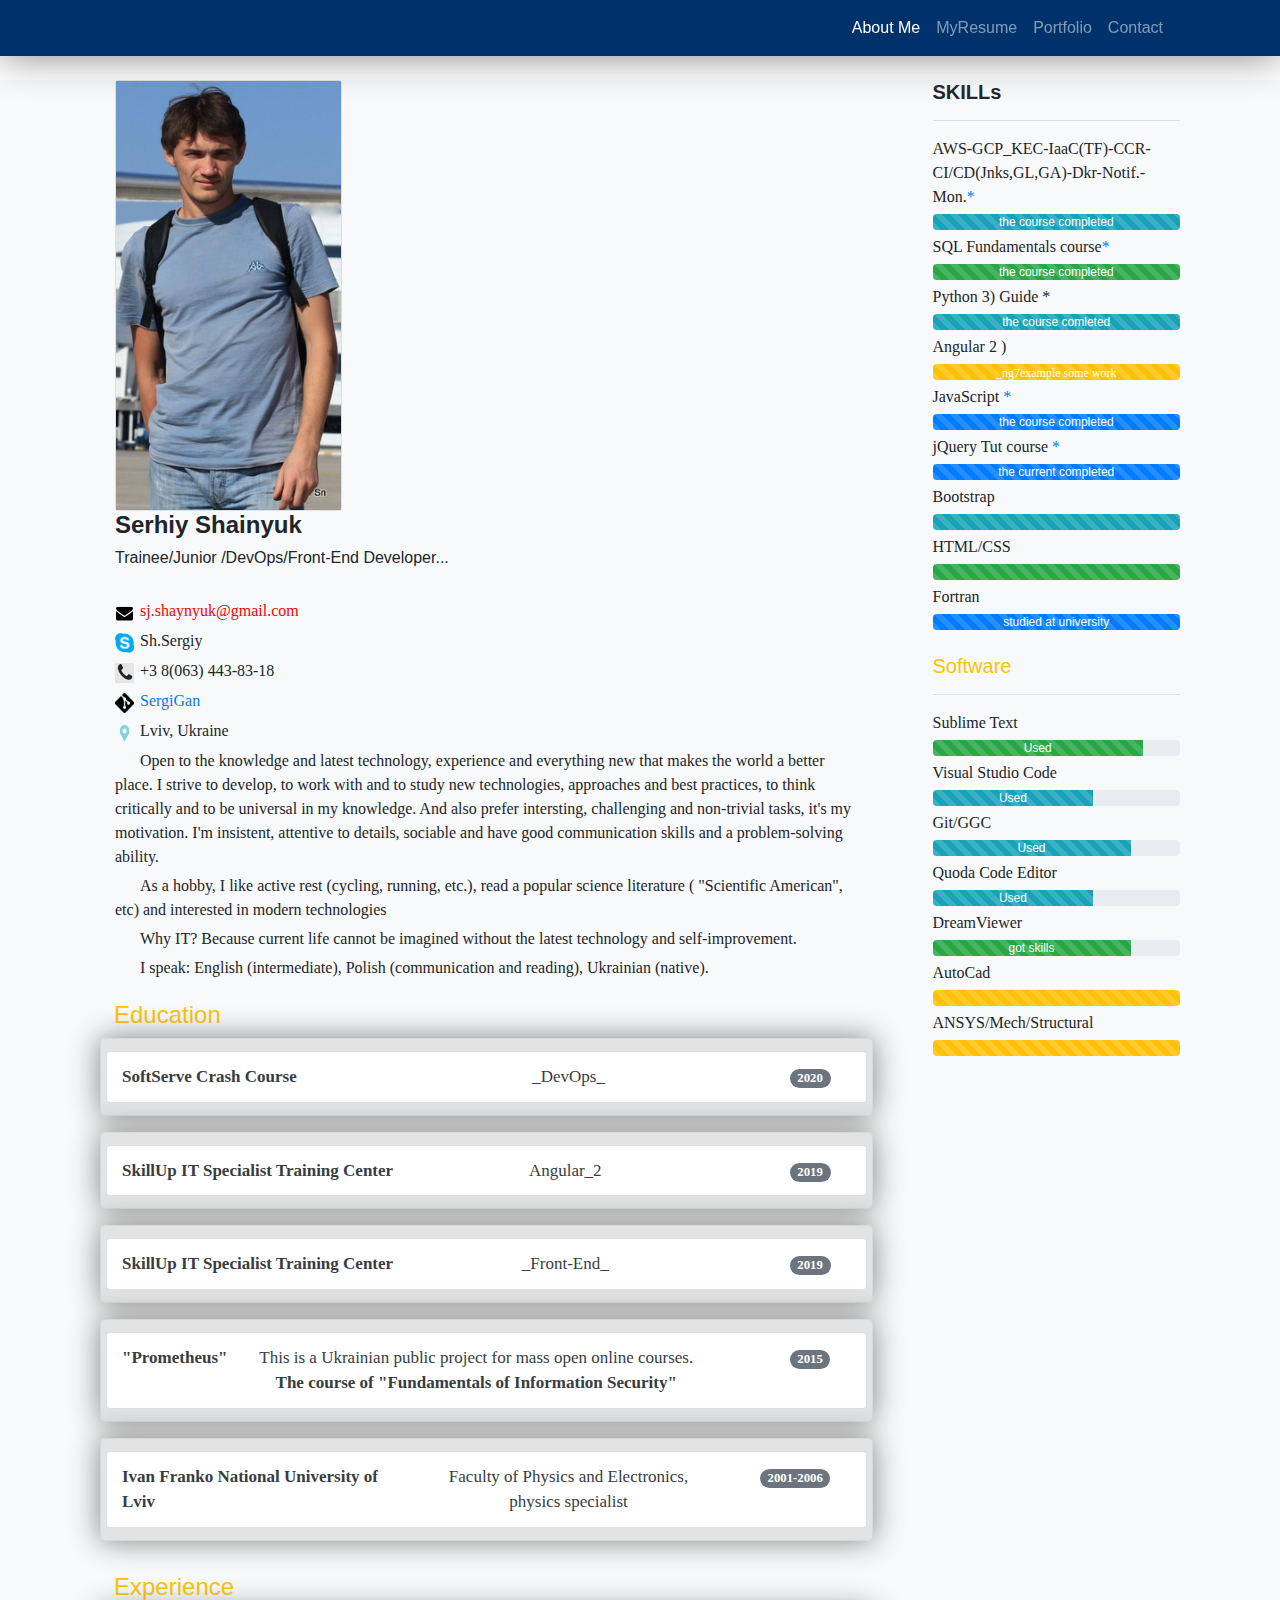
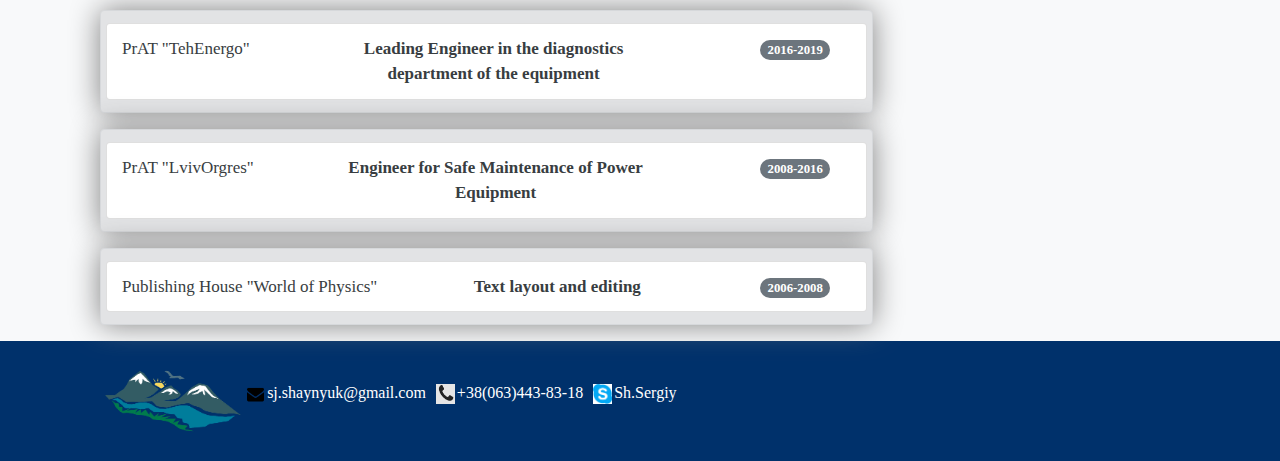
<file: index.html>
<!doctype html>
<html lang="en">
	<head>
		<meta charset="utf-8">
		<meta name="viewport" content="width=device-width, initial-scale=1, shrink-to-fit=no">
		<link rel="stylesheet" href="css/styleCV.css">
		<link rel="stylesheet" href="https://maxcdn.bootstrapcdn.com/bootstrap/4.0.0/css/bootstrap.min.css" integrity="sha384-Gn5384xqQ1aoWXA+058RXPxPg6fy4IWvTNh0E263XmFcJlSAwiGgFAW/dAiS6JXm" crossorigin="anonymous">
		<title>MyCV</title>
	</head>
	<body>
		<!--<nav class="navbar sticky-top navbar-light" style="background-color: #e3f2fd;">-->
		<nav class="navbar sticky-top navbar-expand-lg navbar-fixed-top navbar-dark " role="navigation"> 
			<div class="container">
	  			<div class="navbar-brand ml-3" href="#">&nbsp;</div>
	  				<button class="navbar-toggler" type="button" data-toggle="collapse" data-target="#navbarNavAltMarkup" aria-controls="navbarNavAltMarkup" aria-expanded="false" aria-label="Toggle navigation">
	    		<span class="navbar-toggler-icon"></span>
	 				</button>
	  			<div class="collapse navbar-collapse" id="navbarNavAltMarkup" >
		    		<div class="navbar-nav mr-4 " >
		      			<a class="nav-item nav-link active" href="#">About Me <span class="sr-only">(current)</span></a>
		      			<a class="nav-item nav-link" href="images/CV_Shaynyuk.pdf" download >MyResume</a>
		     			<a class="nav-item nav-link" href="#" title="I'm working on it">Portfolio</a>
		     			<a class="nav-item nav-link " href="#p1">Contact</a>
				    </div>
			  	</div>
			</div>
		</nav>
	
<main class="Home mt-4 bg-light">
			<div class="container">
   <!--end d-flex--><div class="d-flex flex-wrap">
		 <!--contacts--><div class="col-lg-9 col-md-12 col-sm-12">
							<div class="row col-sm-12 ">
									<!--photo-->
									<div class="col-lg-4 col-md-4 col-sm-5 col-xs-4 info " >
										<div class="card " >
											  <img src="images/MyPhoto.jpg" class="img-fluid " alt="Responsive image" > 
										</div>
									</div><!--end photo card-->
								<!--Contacts-->
									<div class="col-12 col-sm-7 col-md-8 col-lg-8 col-xl-12  info" > 
										<h4><b>Serhiy Shainyuk</b></h4>
											<h6>Trainee/Junior /DevOps/Front-End Developer...</h6>
											<br>
											<p style="margin-bottom:6px; color:red"><img class="icon" alt="" src="images/email.png">   sj.shaynyuk@gmail.com </p><!--<i class="fa">&#xf003;</i> don't work-->
											<p style="margin-bottom:6px;"> <img class="icon" alt="" src="images/skype3.png"> Sh.Sergiy</p>
											<p style="margin-bottom:6px;">
												<img class="icon" alt="" src="images/phone.png">   +3 8(063) 443-83-18</p>
											<p style="margin-bottom:6px;"><img class="icon" alt="" src="images/Git-Icon-Black.png"> <a class="animated-hover" href="https://github.com/SergiGan" target="_blank" rel="nofollow noopener">SergiGan</a></p>
											<p style="margin-bottom:6px;"><i class="fas fa-map-marker-alt"><a><img class="icon" alt="" src="images/canvas.png"></a></i>  Lviv, Ukraine</p>
										
										<span ><p id="text">
Open to the knowledge and latest technology, experience and everything new that makes the world a better place. I strive to develop,
 to work with and to study new technologies, approaches and best practices, to think critically and to be universal in my knowledge.

And also prefer intersting, challenging and non-trivial tasks, it's my motivation.  I'm insistent, attentive to details, sociable and have good communication skills and a problem-solving ability.
	<p id="text">As a hobby, I like active rest (cycling, running, etc.), read a popular science literature ( "Scientific American", etc) and interested in modern technologies </p>
		<p id="text">Why IT? Because current life cannot be imagined without the latest technology and self-improvement.</p>
			<p id="text">I speak: English (intermediate), Polish (communication and reading), Ukrainian (native).</p></span>
									</div>
								<!--end column contacts & about_me-->
						<br> 
						<h4 class="text-warning" id="tab">Education</h4>
							<hr><!--start edu-->
								<div class="alert alert-secondary col-12 col-sm-12 col-md-12 col-lg-12 col-xl-12 educate" role="alert">
									<div class="list-group-item d-flex justify-content-between row pl-0">
									     <div class="col-9 col-sm-auto col-md-5 order-md-1 text-left"><b>SoftServe Crash Course</b></div>
									     	<div class="col-3 col-sm-2 col-md-2  order-md-3 text-right"><span class="badge badge-secondary badge-pill">2020</span></div>
									     		<div class="col-12 col-sm-12 col-md-auto order-md-2 text-center">_DevOps_</div>
									</div>
								</div><!--end column education-->
								<div class="alert alert-secondary col-12 educate" role="alert">
									<div class="list-group-item d-flex justify-content-between row pl-0">
									     <div class="col-9 col-md-auto  order-md-1 text-left"><b>SkillUp IT Specialist Training Center</b></div>
									     	<div class="col-3 col-md-2 order-md-3 text-right"><span class="badge badge-secondary badge-pill">2019</span></div>
									     		<div class="col-12 col-md-3 order-md-2 text-center">Angular_2</div>
									</div>
								</div><!--end column education-->
								<div class="alert alert-secondary col-12 educate" role="alert">
									<div class="list-group-item d-flex justify-content-between row pl-0">
										<div class="col-9 col-md-auto  order-md-1 text-left"><b>SkillUp IT Specialist Training Center</b></div>
											<div class="col-3 col-md-2  order-md-3 text-right"><span class="badge badge-secondary badge-pill">2019</span></div>
										<div class="col-12 col-md-3  order-md-2 text-center">_Front-End_</div>
									</div>
								</div><!--end column education-->
								<div class="alert alert-secondary col-12 educate" role="alert">
									<div class="list-group-item d-flex justify-content-between row pl-0">
									     	<div class="col-9 col-md-2 order-md-1 text-left "><b>"Prometheus"</b></div>
									     	<div class="col-3 col-md-2  order-md-3 text-right "><span class="badge badge-secondary badge-pill">2015</span></div>
									     		<div class="col-12 col-md-8  order-md-2 text-center">This is a Ukrainian public project for mass open online courses. <b>The course of "Fundamentals of Information Security"</b></div>
									</div>
								</div><!--end column education-->
								<div class="alert alert-secondary col-12 educate" role="alert">
									<div class="list-group-item d-flex justify-content-between row pl-0">
									  <div class="col-7 col-md-5  order-md-1 text-left"><b>Ivan Franko National University of Lviv</b></div>
									     	<div class="col-5 col-md-2  order-md-3 text-right"><span class="badge badge-secondary badge-pill">2001-2006</span></div>
									     		<div class="col-12 col-md-5  order-md-2 text-center">Faculty of Physics and Electronics, physics specialist</div>
									</div>
								</div><!--end column education-->
									 										
								<h4 class="text-warning" id="tab">Experience</h4>
								<hr>
								<div class="alert alert-secondary col-sm-12  col-md-12 col-xl-12  educate" role="alert"> 
									<div class="list-group-item d-flex justify-content-between row pl-0">
									 	<div class="col-7 col-md-auto  order-md-1 text-left">PrAT "TehEnergo"</div>
									 	<div class="col-5 col-md-2 order-md-3 text-right"><span class="badge badge-secondary badge-pill">2016-2019</span></div>
									 	<div class="col-12 col-md-6 order-md-2 text-center"><b>Leading Engineer in the diagnostics department of the equipment</b></div> 
									</div>
								</div><!--end column 1 experience-->
								<div class="alert alert-secondary col-sm-12 col-xl-12 educate" role="alert">			 	
									<div class="list-group-item d-flex justify-content-between row pl-0">
										<div class="col-7 col-md-auto  order-md-1 text-left">PrAT "LvivOrgres"</div>
										<div class="col-5 col-md-2  order-md-3 text-right"><span class="badge badge-secondary badge-pill">2008-2016</span></div>
											<div class="col-12 col-md-6  order-md-2 text-center"><b>Engineer for Safe Maintenance of Power Equipment</b></div>
									</div>
								</div>
								<div class="alert alert-secondary col-12 educate" role="alert">
									<div class="list-group-item d-flex justify-content-between row pl-0"> <div class="col-md-auto col-7 order-md-1 text-left">Publishing House "World of Physics"</div>
										<div class="col-md-2 col-5 order-md-3 text-right"><span class="badge badge-secondary badge-pill">2006-2008</span></div>
										<div class="col-md-4 col-12 order-md-2 text-center"><b>Text layout and editing</b>
										</div> 
									</div>
								</div><!--end column 2 experience-->
							</div><!--end row-->
 					</div> <!--end contacts  -->
						<!--start skills  app-skills -->
						<div class="col-lg-3 col-md-12 col-sm-12 mb-4" >
								<h5><b>SKILLs</b></h5>
								<hr>	
							<div class="softcard">
									<span><p>AWS-GCP_KEC-IaaC(TF)-CCR-CI/CD(Jnks,GL,GA)-Dkr-Notif.-Mon.<a href="images/Certificate of course SS.pdf" download title="Sertificate of course">*</p></span>
								<div class="progress">
							        	<div class="progress-bar progress-bar-striped progress-bar-animated bg-info active" role="progressbar" aria-valuenow="85" aria-valuemin="0" aria-valuemax="100" style="width: 100%">
							        		<a class="animated-hover" id="L1" href="https://github.com/SerroJa/ChuckNorris-approves" target="_blank" rel="nofollow noopener" title="some results per 2 months.">the course completed</a>
							            		<span class="sr-only">  </span>
							        	</div>
							    	</div>
							</div>
							<div class="softcard">
									<span><p>SQL Fundamentals course<a href="images/cert-1060SQL.pdf" download title="Sertificate of course">*</a></p></span>
								<div class="progress">
							        <div class="progress-bar progress-bar-striped progress-bar-animated bg-success active" role="progressbar" aria-valuenow="100" aria-valuemin="0" aria-valuemax="100" style="width: 100%">the course completed
							            <span class="sr-only">  </span>
							        </div>
							    </div>
							</div>
							<div class="softcard">
		    						<span><p>Python 3) Guide *</p></span>
									<div class="progress">
							        		<div class="progress-bar progress-bar-striped progress-bar-animated bg-info active" role="progressbar" aria-valuenow="65" aria-valuemin="0" aria-valuemax="100" style="width: 100%">the course comleted
							            			<span class="sr-only">  </span>
							        		</div>
		    							</div>
		    					</div>
		    				<div class="softcard">
	    							<span><p>Angular 2 )</p></span>
								<div class="progress">
							        <div class="progress-bar progress-bar-striped progress-bar-animated bg-warning active" role="progressbar" aria-valuenow="48" aria-valuemin="0" aria-valuemax="100" style="width: 100%; ">48%
							            <span class="sr-only"> </span>
							            <p align="center"><a class="animated-hover" id="L1" href="https://ng7test.herokuapp.com/" target="_blank" rel="nofollow noopener" title="In process">_ng7example some work</a></p>
							        </div>
		    					</div>
		    				</div>
		    				<div class="softcard">
									<span><p>JavaScript <a href="images/cert-1024.pdf" download title="Sertificate of course">*</a></p></span>
								<div class="progress">
							        <div class="progress-bar progress-bar-striped progress-bar-animated active" role="progressbar" aria-valuenow="100" aria-valuemin="0" aria-valuemax="100" style="width: 100%"> the course completed
							            <span class="sr-only">  </span>

							        </div>
		    					</div>
		    				</div>
		    				<div class="softcard">
									<span><p>jQuery Tut course <a href="images/cert-1082.pdf" download title="Sertificate of course">*</a></p></span>
								<div class="progress">
							        <div class="progress-bar progress-bar-striped progress-bar-animated active" role="progressbar" aria-valuenow="100" aria-valuemin="0" aria-valuemax="100" style="width: 100%;">the current completed
							            <span class="sr-only">  </span>
							        </div>
		    					</div>
		    				</div>
		    				<div class="softcard">
									<span><p>Bootstrap</p></span>
								<div class="progress">
							        <div class="progress-bar progress-bar-striped progress-bar-animated bg-info active" role="progressbar" aria-valuenow="65" aria-valuemin="0" aria-valuemax="100" style="width: 100%">
							            <span class="sr-only">  </span>
							        </div>
		    					</div>
		    				</div>
							<div class="softcard">
									<span><p>HTML/CSS</p></span>
								<div class="progress">
							        <div class="progress-bar progress-bar-striped progress-bar-animated bg-success active" role="progressbar" aria-valuenow="85" aria-valuemin="0" aria-valuemax="100" style="width: 100%"> 
							            <span class="sr-only">  </span>
							        </div>
							    </div>
							</div>
		    				<div class="softcard">
									<span><p>Fortran</p></span>
								<div class="progress">
							        <div class="progress-bar progress-bar-striped progress-bar-animated active" role="progressbar" aria-valuenow="100" aria-valuemin="0" aria-valuemax="100" style="width: 100%">studied at university
							            <span class="sr-only">  </span>
							        </div>
		    					</div>
		    				</div>
		    				<br>
		    				<h5 class="text-warning">Software</h5>
		    				<hr>
		    				<div class="softcard">
									<span><p>Sublime Text</p></span>
								<div class="progress">
							        <div class="progress-bar progress-bar-striped progress-bar-animated bg-success active" role="progressbar" aria-valuenow="85" aria-valuemin="0" aria-valuemax="100" style="width: 85%">Used  
							            <span class="sr-only">  </span>
							        </div>
		    					</div>
		    				</div>
		    				
		    				<div class="softcard">
									<span><p>Visual Studio Code</p></span>
								<div class="progress">
							        <div class="progress-bar progress-bar-striped progress-bar-animated bg-info active" role="progressbar" aria-valuenow="65" aria-valuemin="0" aria-valuemax="100" style="width: 65%"> Used
							            <span class="sr-only">  </span>
							        </div>
		   						</div>
		   					</div>
		   					<div class="softcard">
									<span><p>Git/GGC</p></span>
								<div class="progress">
							        <div class="progress-bar progress-bar-striped progress-bar-animated bg-info active" role="progressbar" aria-valuenow="80" aria-valuemin="0" aria-valuemax="100" style="width: 80%">Used 
							            <span class="sr-only">  </span>
							        </div>
		   						</div>
		   					</div>
		    				<div class="softcard">
									<span><p> Quoda Code Editor</p></span>
								<div class="progress">
							        <div class="progress-bar progress-bar-striped progress-bar-animated bg-info active" role="progressbar" aria-valuenow="65" aria-valuemin="0" aria-valuemax="100" style="width: 65%">Used 
							            <span class="sr-only">  </span>
							        </div>
		   						</div>
		   					</div>
		   					
		    				<div class="softcard">
									<span><p>DreamViewer</p></span>
								<div class="progress">
							        <div class="progress-bar progress-bar-striped progress-bar-animated bg-success active" role="progressbar" aria-valuenow="80" aria-valuemin="0" aria-valuemax="100" style="width: 80%">got skills
							            <span class="sr-only">  </span>
							        </div>
		    					</div>
		    				</div>
		    				<div class="softcard">
									<span><p>AutoCad</p></span>
								<div class="progress">
							        <div class="progress-bar progress-bar-striped progress-bar-animated bg-warning active" role="progressbar" aria-valuenow="100" aria-valuemin="0" aria-valuemax="100" style="width: 100%">
							            <span class="sr-only">  </span>
							        </div>
		    					</div>
		    				</div>
		    				<div class="softcard">
									<span><p>ANSYS/Mech/Structural</p></span>
								<div class="progress">
							        <div class="progress-bar progress-bar-striped progress-bar-animated bg-warning active" role="progressbar" aria-valuenow="35" aria-valuemin="0" aria-valuemax="100" style="width: 100%">
							            <span class="sr-only">  </span>
							        </div>
		    					</div>
							</div>
						</div><!--end Skills-->	
<!--end d-flex--></div>
		</div>
	</div>
</main>
<footer class="footer d-flex" id="p1">
		<div class="container ">
			<section class=" d-flex align-content-center ft-main-item">  
					
				<div class="img col-md-auto col-5 p-0 " style="color:white" > 
								<img src="images/footerlogo.png" class="card-img " alt="Responsive image" style="height: 120px"> 
				</div>
				<div class="contacts d-flex row align-items-center align-self-center  col-md-auto col-sm-auto col-7 p-0 " >				
						<div class= "ft-main-item col-md-auto  order-md-1 text-center" id="p2" >
		            		<p><img class="icon" alt="#" src="images/email.png">sj.shaynyuk@gmail.com </p>
						</div>
						<div class=" ft-main-item col-md-auto  order-md-3 text-left" id="p2" >
		           			<p><img class="icon" alt="" src="images/skype3.png">Sh.Sergiy</p>
						</div>
						<div class=" ft-main-item col-md-auto  order-md-2 text-center" id="p2" >
							<p><img class="icon" alt="" src="images/phone.png">+38(063)443-83-18</p>
						</div>	
				</div>
										
			</section>			
      <!-- Footer main -->
		      
	    </div>
</footer>
		

<script src="https://code.jquery.com/jquery-3.2.1.slim.min.js" integrity="sha384-KJ3o2DKtIkvYIK3UENzmM7KCkRr/rE9/Qpg6aAZGJwFDMVNA/GpGFF93hXpG5KkN" crossorigin="anonymous"></script>
<script src="https://cdnjs.cloudflare.com/ajax/libs/popper.js/1.12.9/umd/popper.min.js" integrity="sha384-ApNbgh9B+Y1QKtv3Rn7W3mgPxhU9K/ScQsAP7hUibX39j7fakFPskvXusvfa0b4Q" crossorigin="anonymous"></script>
<script src="https://maxcdn.bootstrapcdn.com/bootstrap/4.0.0/js/bootstrap.min.js" integrity="sha384-JZR6Spejh4U02d8jOt6vLEHfe/JQGiRRSQQxSfFWpi1MquVdAyjUar5+76PVCmYl" crossorigin="anonymous"></script>
	</body>
</html>
</file>
<file: css/styleCV.css>
/* body{
	margin:0px;
	padding: 0px;
	background-color: lightgrey; 
    font-family:  Times New Romans;
}
.navbar{
	margin: 0px ;
	background: #00316b;
	box-shadow : 0 0 40px grey;
}

sub{
	text-transform:uppercase
}
.navbar-collapse{
	justify-content: flex-end;	
}
.icon{
	height: 20px;
	width: 20px;
	background: transparent;
	padding-right: 1px ;
	margin-right: 1px;
}
p{
	font-family: Times New Roman;
}
#text{
	font-size: 16px; 
	text-indent: 25px;
}
span p{
	margin-top: 5px;
	margin-bottom: 5px;
}
#L1{
	color: white;
}
#L1:hover {
    color: black; 
    text-decoration: underline;
}
a {
	text-decoration: none;
}
.list-group-item{
	font-family: Times New Roman;
	font-size: 17px;
}
#tab{
	margin-top: 16px; 
	margin-left: 14px;
}

.softcard:hover{
	background-color: #ADD8E6; /*#C0C0C0, #00316b;*/
	box-shadow : 0 0 20px grey;	
	border-radius: 5px;

}
.educate{
	background: #ADD8E6; /*#C0C0C0, #00316b;*/
	box-shadow : 0 0 30px grey;
}
footer{
	display: flex;
	flex: 1;
	background: #00316b;
	height: 120px;
	flex-direction: column;
	box-sizing: border-box;
}

div .alert .alert-secondary {
	margin: 0px;
}
#p2{
	padding: 0px;
	color: white;
	
}
.card-img{
	padding-top: 0px;
	width: auto;
}

.ft-main-item{
	margin: 0px 10px 0px 0px;
}
img .card-img{
	width: 100%;
}
@media only screen and (max-width: 576px) { 
	.card{
		width:126px;
		height:240px;
		}
	#p2 p{
	margin: 0px -15px 0px 0px;
	font-size: 14px;
	
	}
	
	.contacts{
		 flex-direction: column;
		 padding: 0px 0px;
	}
	section{
		align-self:center;
	}
 }

/* Medium devices (tablets, 768px and up)*/
@media (max-width: 768px) {
	#p2{
		margin-top: 4px;
	}
}
*/
/* Large devices (desktops, 992px and up)@media (min-width: 992px) {
	
 }*/

/* Extra large devices (large desktops, 1200px and up)@media (min-width: 1200px) { 

 }*/

**********************************************************
body{
	margin:0px;
	padding: 0px;
	background-color: lightgrey; 
    font-family:  Times New Romans;
}
.navbar{
	margin: 0px ;
	background: #00316b;
	box-shadow : 0 0 40px grey;
}

sub{
	text-transform:uppercase
}
.navbar-collapse{
	justify-content: flex-end;	
}
.icon{
	height: 20px;
	width: 20px;
	background: transparent;
	padding-right: 1px ;
	margin-right: 1px;
}
p{
	font-family: Times New Roman;
}
#text{
	font-size: 16px; 
	text-indent: 25px;
}
span p{
	margin-top: 5px;
	margin-bottom: 5px;
}
#L1{
	color: white;
}
#L1:hover {
    color: black; 
    text-decoration: underline;
}
a {
	text-decoration: none;
}
.list-group-item{
	font-family: Times New Roman;
	font-size: 17px;
}
#tab{
	margin-top: 16px; 
	margin-left: 14px;
}

.softcard:hover{
	background-color: #ADD8E6; /*#C0C0C0, #00316b;*/
	box-shadow : 0 0 20px grey;	
	border-radius: 5px;

}
.educate{
	background: #ADD8E6; /*#C0C0C0, #00316b;*/
	box-shadow : 0 0 30px grey;
}
footer{
	display: flex;
	flex: 1;
	background: #00316b;
	height: 120px;
	flex-direction: column;
	box-sizing: border-box;
}

div .alert .alert-secondary {
	margin: 0px;
}
#p2{
	padding: 0px;
	color: white;
	
}
.card-img{
	padding-top: 0px;
	width: auto;
}

.ft-main-item{
	margin: 0px 10px 0px 0px;
}
img .card-img{
	width: 100%;
}
@media only screen and (max-width: 576px) { 
	.card{
		width:126px;
		height:240px;
		}
	#p2 p{
	margin: 0px -15px 0px 0px;
	font-size: 14px;
	
	}
	
	.contacts{
		 flex-direction: column;
		 padding: 0px 0px;
	}
	section{
		align-self:center;
	}
 }

/* Medium devices (tablets, 768px and up)*/
@media (max-width: 768px) {
	#p2{
		margin-top: 4px;
	}
}

/* Large devices (desktops, 992px and up)@media (min-width: 992px) {
	
 }*/

/* Extra large devices (large desktops, 1200px and up)@media (min-width: 1200px) { 

 }*/
</file>
